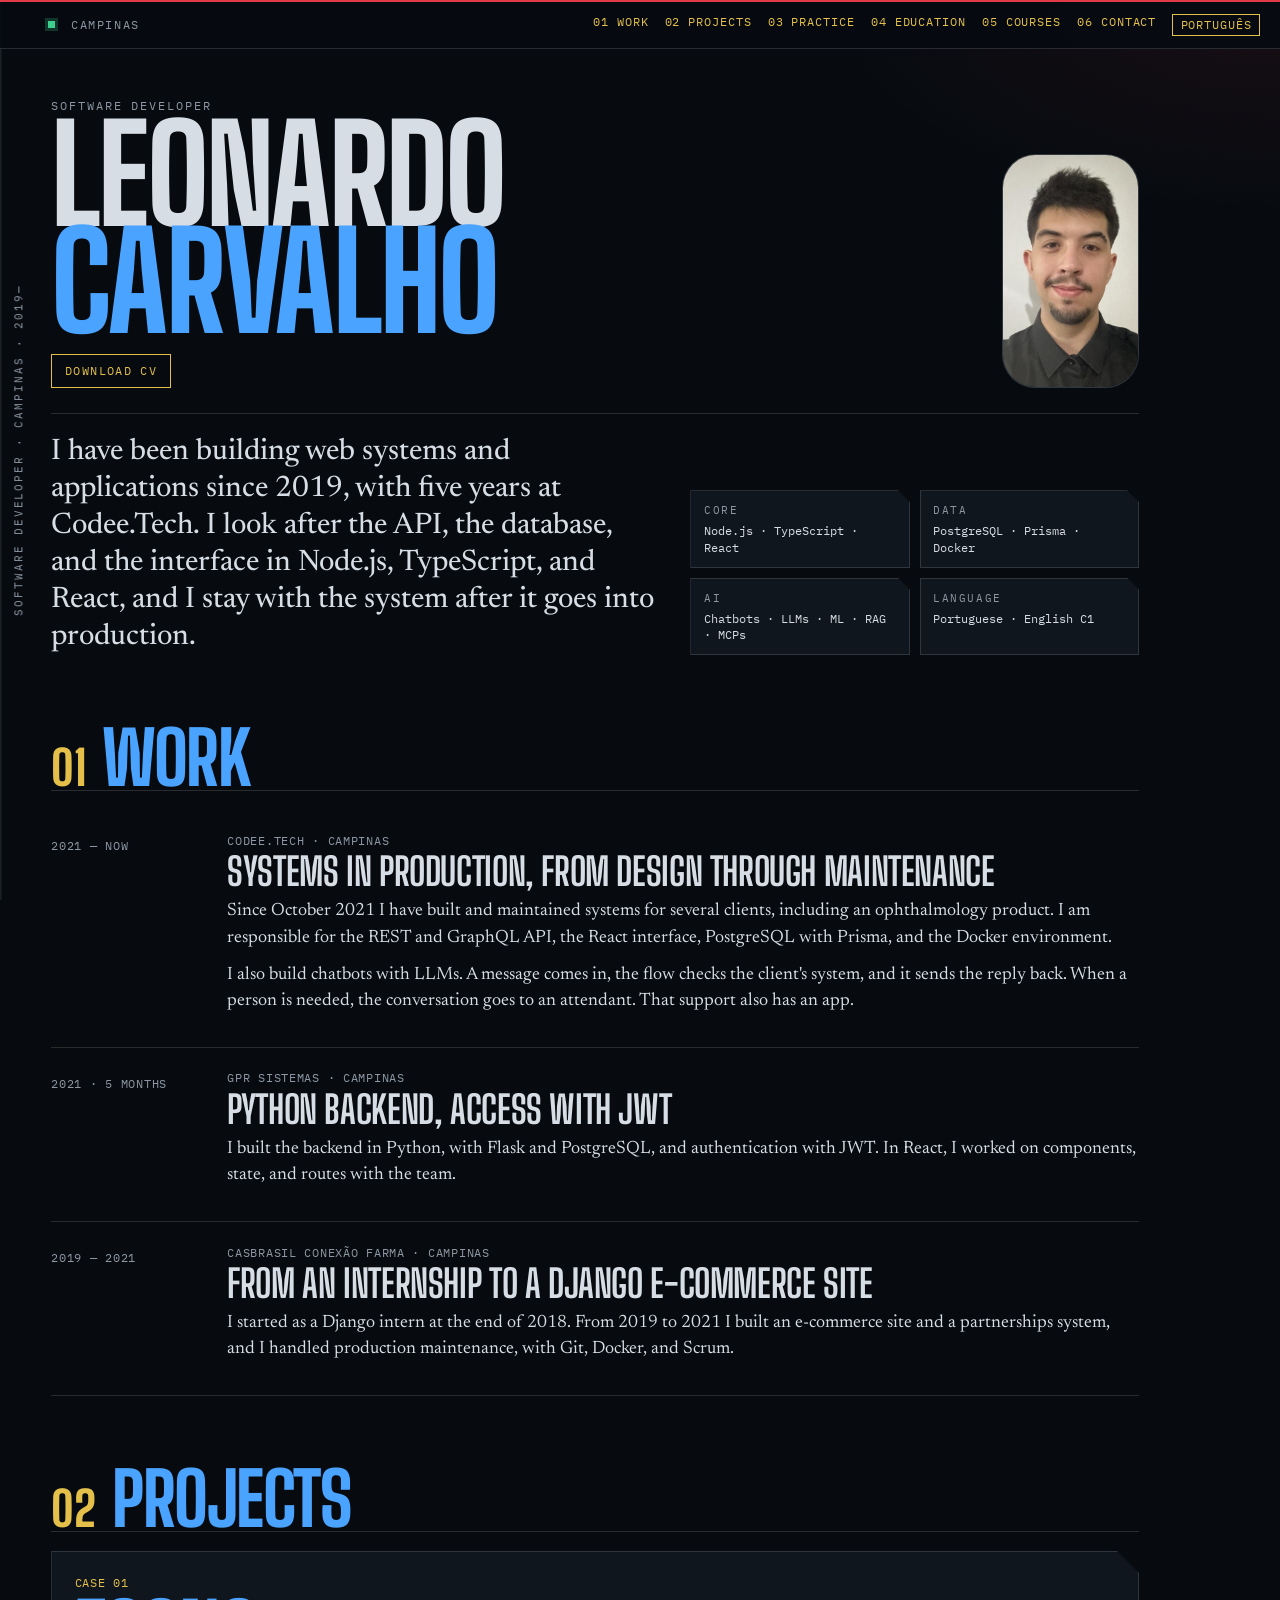
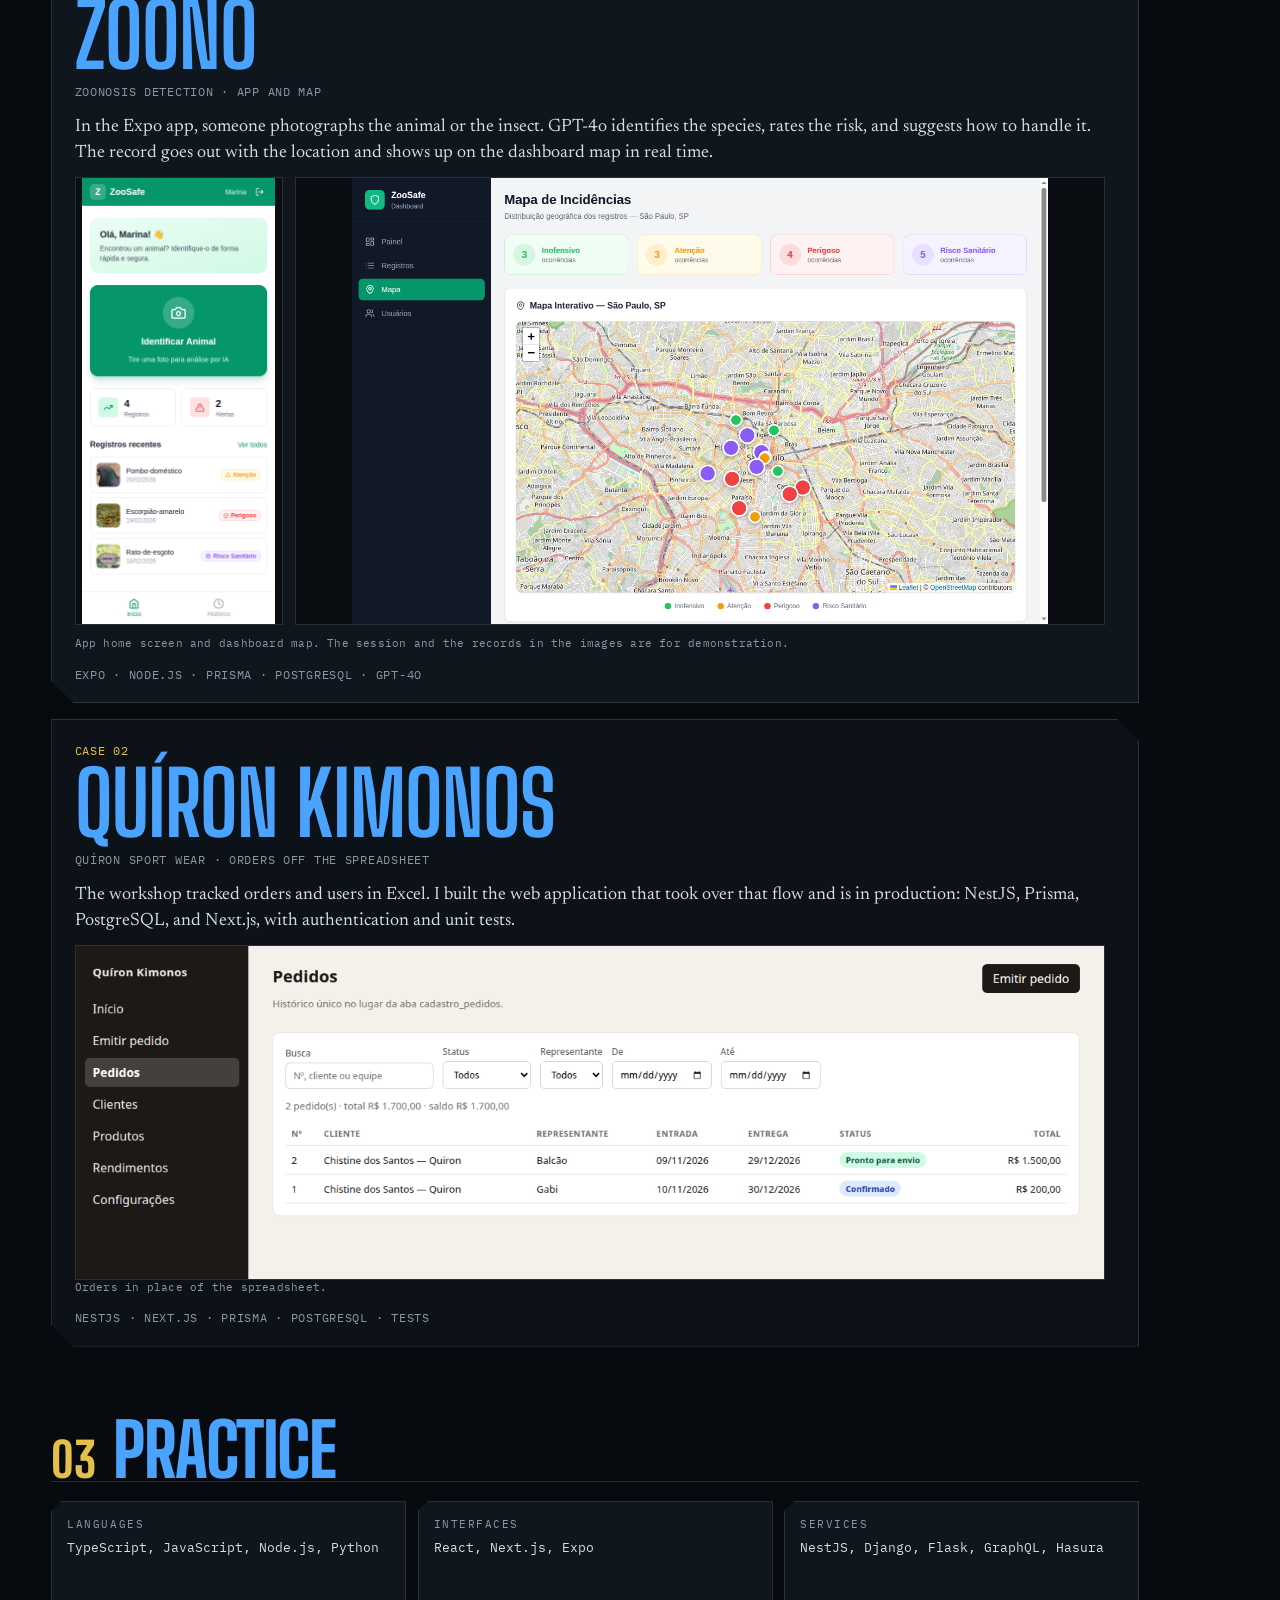
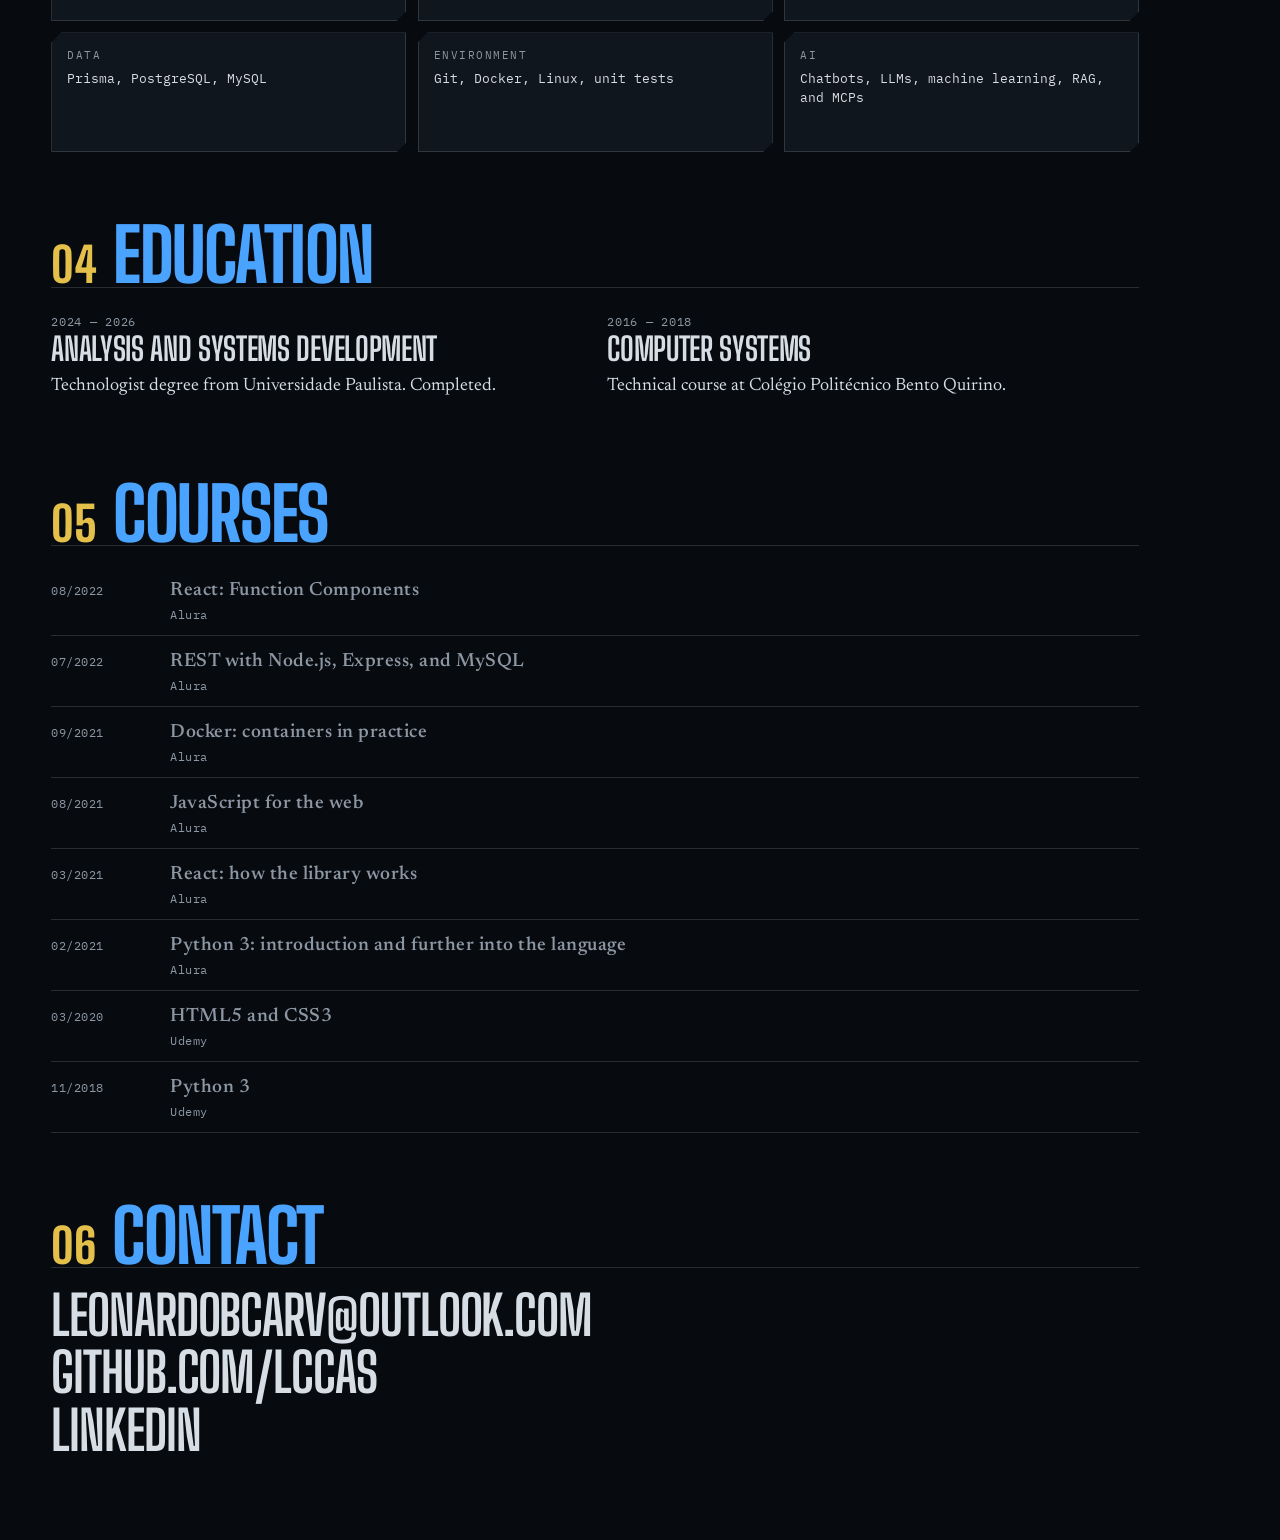
<file: index.html>
<!DOCTYPE html>
<html lang="en">
<head>
  <meta charset="utf-8" />
  <meta name="viewport" content="width=device-width, initial-scale=1" />
  <title>Leonardo Carvalho — Software Developer</title>
  <meta name="description" content="Leonardo Carvalho, software developer in Campinas. Node.js, TypeScript, React, Python, chatbots, and LLMs." />
  <link rel="preconnect" href="https://fonts.googleapis.com" />
  <link rel="preconnect" href="https://fonts.gstatic.com" crossorigin />
  <link href="https://fonts.googleapis.com/css2?family=Big+Shoulders+Display:wght@600;800&family=IBM+Plex+Mono:wght@400;500&family=Newsreader:ital,opsz,wght@0,6..72,450;0,6..72,560;1,6..72,450&display=swap" rel="stylesheet" />
  <link rel="stylesheet" href="styles.css" />
  <link rel="alternate" hreflang="pt-BR" href="pt/index.html" />
  <link rel="icon" href="data:image/svg+xml,%3Csvg xmlns='http://www.w3.org/2000/svg' viewBox='0 0 32 32'%3E%3Crect width='32' height='32' fill='%23110f0a'/%3E%3Cpath d='M4 4h8M4 4v8M28 28h-8M28 28v-8' stroke='%23f5e642' stroke-width='2'/%3E%3C/svg%3E" />
</head>
<body>
  <header class="hud">
    <p class="hud-id"><span class="live"></span> Campinas</p>
    <nav aria-label="Sections">
      <a href="#work">01 Work</a>
      <a href="#projects">02 Projects</a>
      <a href="#practice">03 Practice</a>
      <a href="#education">04 Education</a>
      <a href="#courses">05 Courses</a>
      <a href="#contact">06 Contact</a>
      <a class="lang" href="pt/index.html" hreflang="pt-BR" lang="pt-BR">Português</a>
    </nav>
  </header>

  <p class="spine" aria-hidden="true">Software developer · Campinas · 2019—</p>

  <main id="top">
    <section class="cover">
      <div class="cover-head">
        <div>
          <p class="kicker">Software developer</p>
          <h1>
            <span>Leonardo</span>
            <span class="hit">Carvalho</span>
          </h1>
          <a class="cv" href="images/CV-Leonardo-Carvalho-Geral-EN.pdf" download="CV-Leonardo-Carvalho-EN.pdf">Download CV</a>
        </div>
        <img class="portrait" src="images/leonardo.jpg" alt="Portrait of Leonardo Carvalho.">
      </div>
      <div class="cover-grid">
        <p class="lede">I have been building web systems and applications since 2019, with five years at Codee.Tech. I look after the API, the database, and the interface in Node.js, TypeScript, and React, and I stay with the system after it goes into production.</p>
        <dl class="meters">
          <div><dt>Core</dt><dd>Node.js · TypeScript · React</dd></div>
          <div><dt>Data</dt><dd>PostgreSQL · Prisma · Docker</dd></div>
          <div><dt>AI</dt><dd>Chatbots · LLMs · ML · RAG · MCPs</dd></div>
          <div><dt>Language</dt><dd>Portuguese · English C1</dd></div>
        </dl>
      </div>
    </section>

    <section id="work" class="chapter">
      <header class="chapter-head">
        <p>01</p>
        <h2>Work</h2>
      </header>

      <article class="plate">
        <p class="stamp">2021 — now</p>
        <div>
          <p class="org">Codee.Tech · Campinas</p>
          <h3>Systems in production, from design through maintenance</h3>
          <p>Since October 2021 I have built and maintained systems for several clients, including an ophthalmology product. I am responsible for the REST and GraphQL API, the React interface, PostgreSQL with Prisma, and the Docker environment.</p>
          <p>I also build chatbots with LLMs. A message comes in, the flow checks the client's system, and it sends the reply back. When a person is needed, the conversation goes to an attendant. That support also has an app.</p>
        </div>
      </article>

      <article class="plate">
        <p class="stamp">2021 · 5 months</p>
        <div>
          <p class="org">GPR Sistemas · Campinas</p>
          <h3>Python backend, access with JWT</h3>
          <p>I built the backend in Python, with Flask and PostgreSQL, and authentication with JWT. In React, I worked on components, state, and routes with the team.</p>
        </div>
      </article>

      <article class="plate">
        <p class="stamp">2019 — 2021</p>
        <div>
          <p class="org">Casbrasil Conexão Farma · Campinas</p>
          <h3>From an internship to a Django e-commerce site</h3>
          <p>I started as a Django intern at the end of 2018. From 2019 to 2021 I built an e-commerce site and a partnerships system, and I handled production maintenance, with Git, Docker, and Scrum.</p>
        </div>
      </article>
    </section>

    <section id="projects" class="chapter">
      <header class="chapter-head">
        <p>02</p>
        <h2>Projects</h2>
      </header>

      <article class="feature">
        <p class="case">Case 01</p>
        <h3>ZooNo</h3>
        <p class="tag">Zoonosis detection · app and map</p>
        <p>In the Expo app, someone photographs the animal or the insect. GPT-4o identifies the species, rates the risk, and suggests how to handle it. The record goes out with the location and shows up on the dashboard map in real time.</p>
        <figure class="shots">
          <img src="images/zoono-home.png" alt="ZooNo home screen just after login, with the shortcut to identify an animal and the recent records.">
          <img src="images/zoono-mapa.png" alt="ZooNo dashboard incident map, with records classified by risk level.">
          <figcaption>App home screen and dashboard map. The session and the records in the images are for demonstration.</figcaption>
        </figure>
        <p class="spec-line">Expo · Node.js · Prisma · PostgreSQL · GPT-4o</p>
      </article>

      <article class="feature alt">
        <p class="case">Case 02</p>
        <h3>Quíron Kimonos</h3>
        <p class="tag">Quíron Sport Wear · orders off the spreadsheet</p>
        <p>The workshop tracked orders and users in Excel. I built the web application that took over that flow and is in production: NestJS, Prisma, PostgreSQL, and Next.js, with authentication and unit tests.</p>
        <figure class="shot-wide">
          <img src="images/quiron-pedidos.png" alt="Quíron Kimonos order list, with search, status, client, and total.">
          <figcaption>Orders in place of the spreadsheet.</figcaption>
        </figure>
        <p class="spec-line">NestJS · Next.js · Prisma · PostgreSQL · tests</p>
      </article>

    </section>

    <section id="practice" class="chapter">
      <header class="chapter-head">
        <p>03</p>
        <h2>Practice</h2>
      </header>
      <ul class="grid">
        <li><span>Languages</span>TypeScript, JavaScript, Node.js, Python</li>
        <li><span>Interfaces</span>React, Next.js, Expo</li>
        <li><span>Services</span>NestJS, Django, Flask, GraphQL, Hasura</li>
        <li><span>Data</span>Prisma, PostgreSQL, MySQL</li>
        <li><span>Environment</span>Git, Docker, Linux, unit tests</li>
        <li><span>AI</span>Chatbots, LLMs, machine learning, RAG, and MCPs</li>
      </ul>
    </section>

    <section id="education" class="chapter slim">
      <header class="chapter-head">
        <p>04</p>
        <h2>Education</h2>
      </header>
      <div class="two">
        <article>
          <p class="stamp">2024 — 2026</p>
          <h3>Analysis and Systems Development</h3>
          <p>Technologist degree from Universidade Paulista. Completed.</p>
        </article>
        <article>
          <p class="stamp">2016 — 2018</p>
          <h3>Computer Systems</h3>
          <p>Technical course at Colégio Politécnico Bento Quirino.</p>
        </article>
      </div>
    </section>

    <section id="courses" class="chapter">
      <header class="chapter-head">
        <p>05</p>
        <h2>Courses</h2>
      </header>
      <ul class="courses">
        <li><span>08/2022</span><div><strong>React: Function Components</strong>Alura</div></li>
        <li><span>07/2022</span><div><strong>REST with Node.js, Express, and MySQL</strong>Alura</div></li>
        <li><span>09/2021</span><div><strong>Docker: containers in practice</strong>Alura</div></li>
        <li><span>08/2021</span><div><strong>JavaScript for the web</strong>Alura</div></li>
        <li><span>03/2021</span><div><strong>React: how the library works</strong>Alura</div></li>
        <li><span>02/2021</span><div><strong>Python 3: introduction and further into the language</strong>Alura</div></li>
        <li><span>03/2020</span><div><strong>HTML5 and CSS3</strong>Udemy</div></li>
        <li><span>11/2018</span><div><strong>Python 3</strong>Udemy</div></li>
      </ul>
    </section>

    <section id="contact" class="chapter contact">
      <header class="chapter-head">
        <p>06</p>
        <h2>Contact</h2>
      </header>
      <ul>
        <li><a href="mailto:leonardobcarv@outlook.com">leonardobcarv@outlook.com</a></li>
        <li><a href="https://github.com/lccas" rel="noopener noreferrer">github.com/lccas</a></li>
        <li><a href="https://linkedin.com/in/leonardocarvalho133" rel="noopener noreferrer">LinkedIn</a></li>
      </ul>
    </section>
  </main>
</body>
</html>
</file>
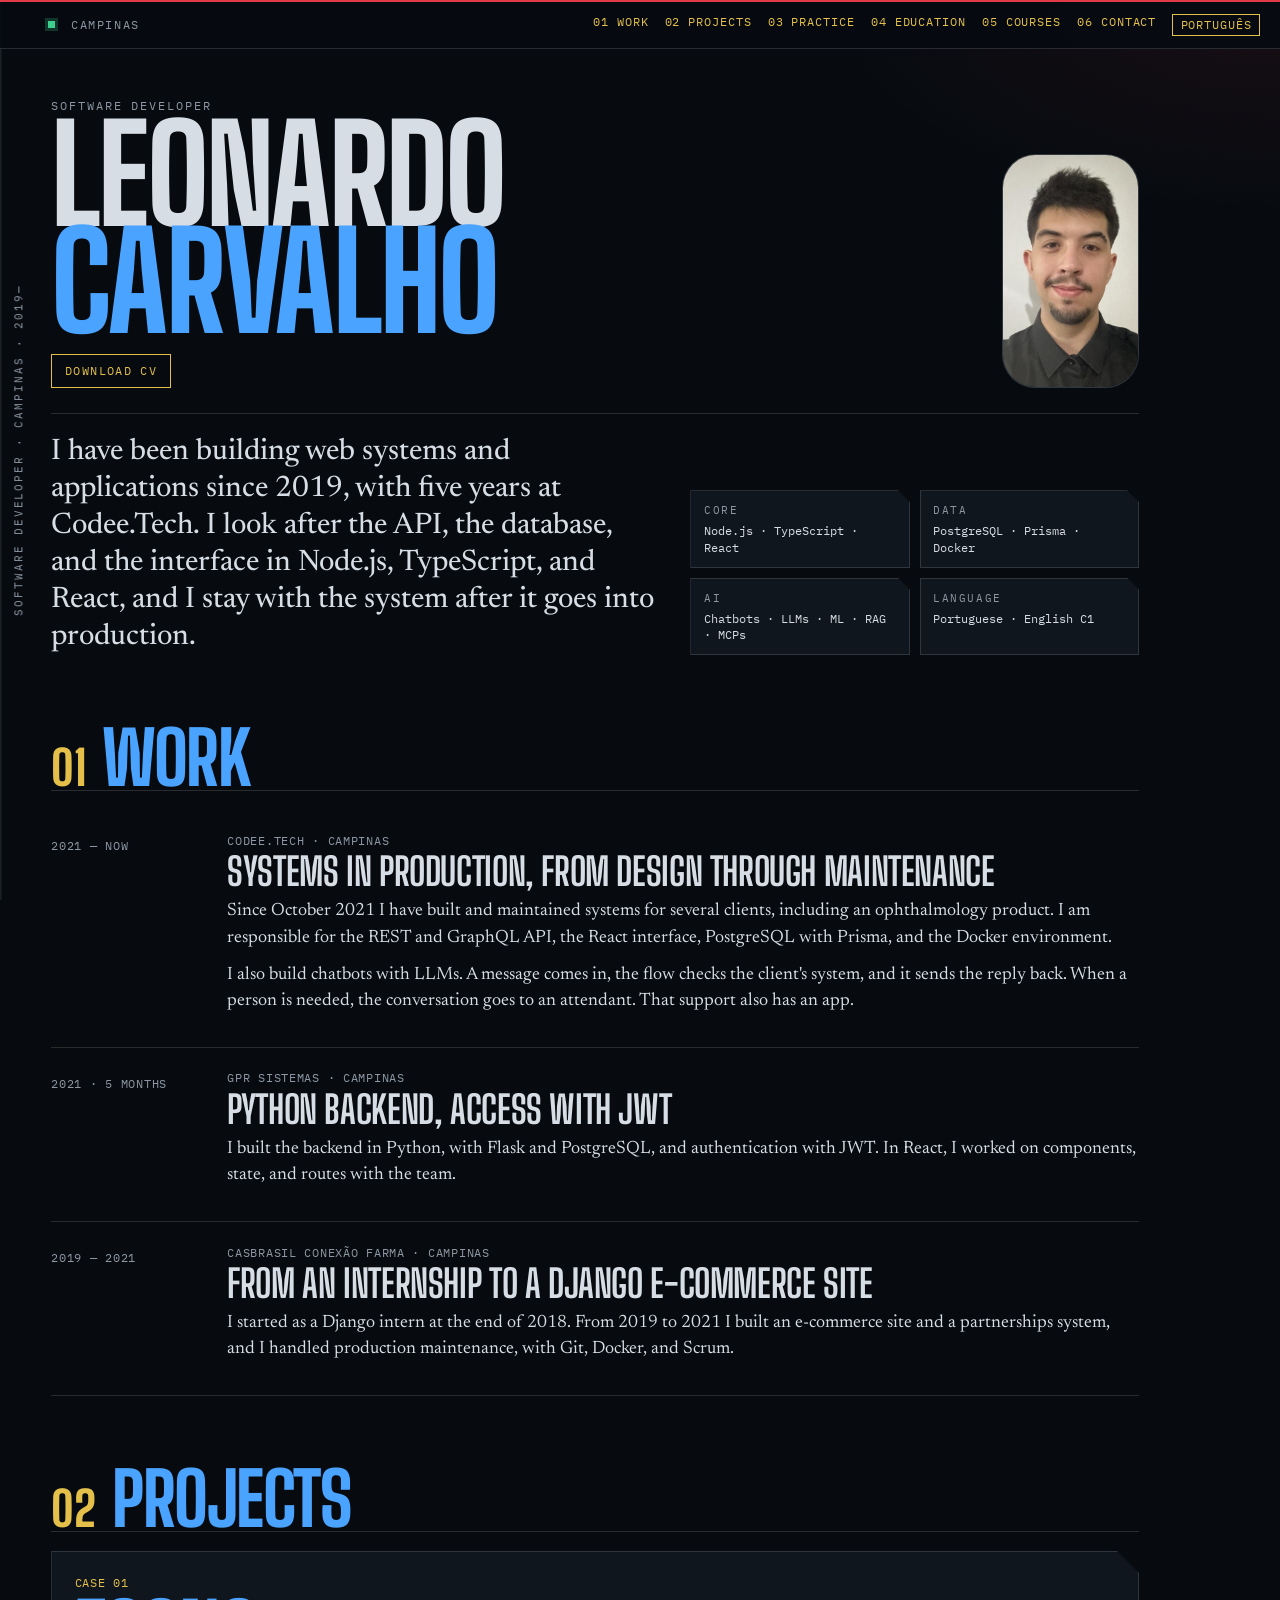
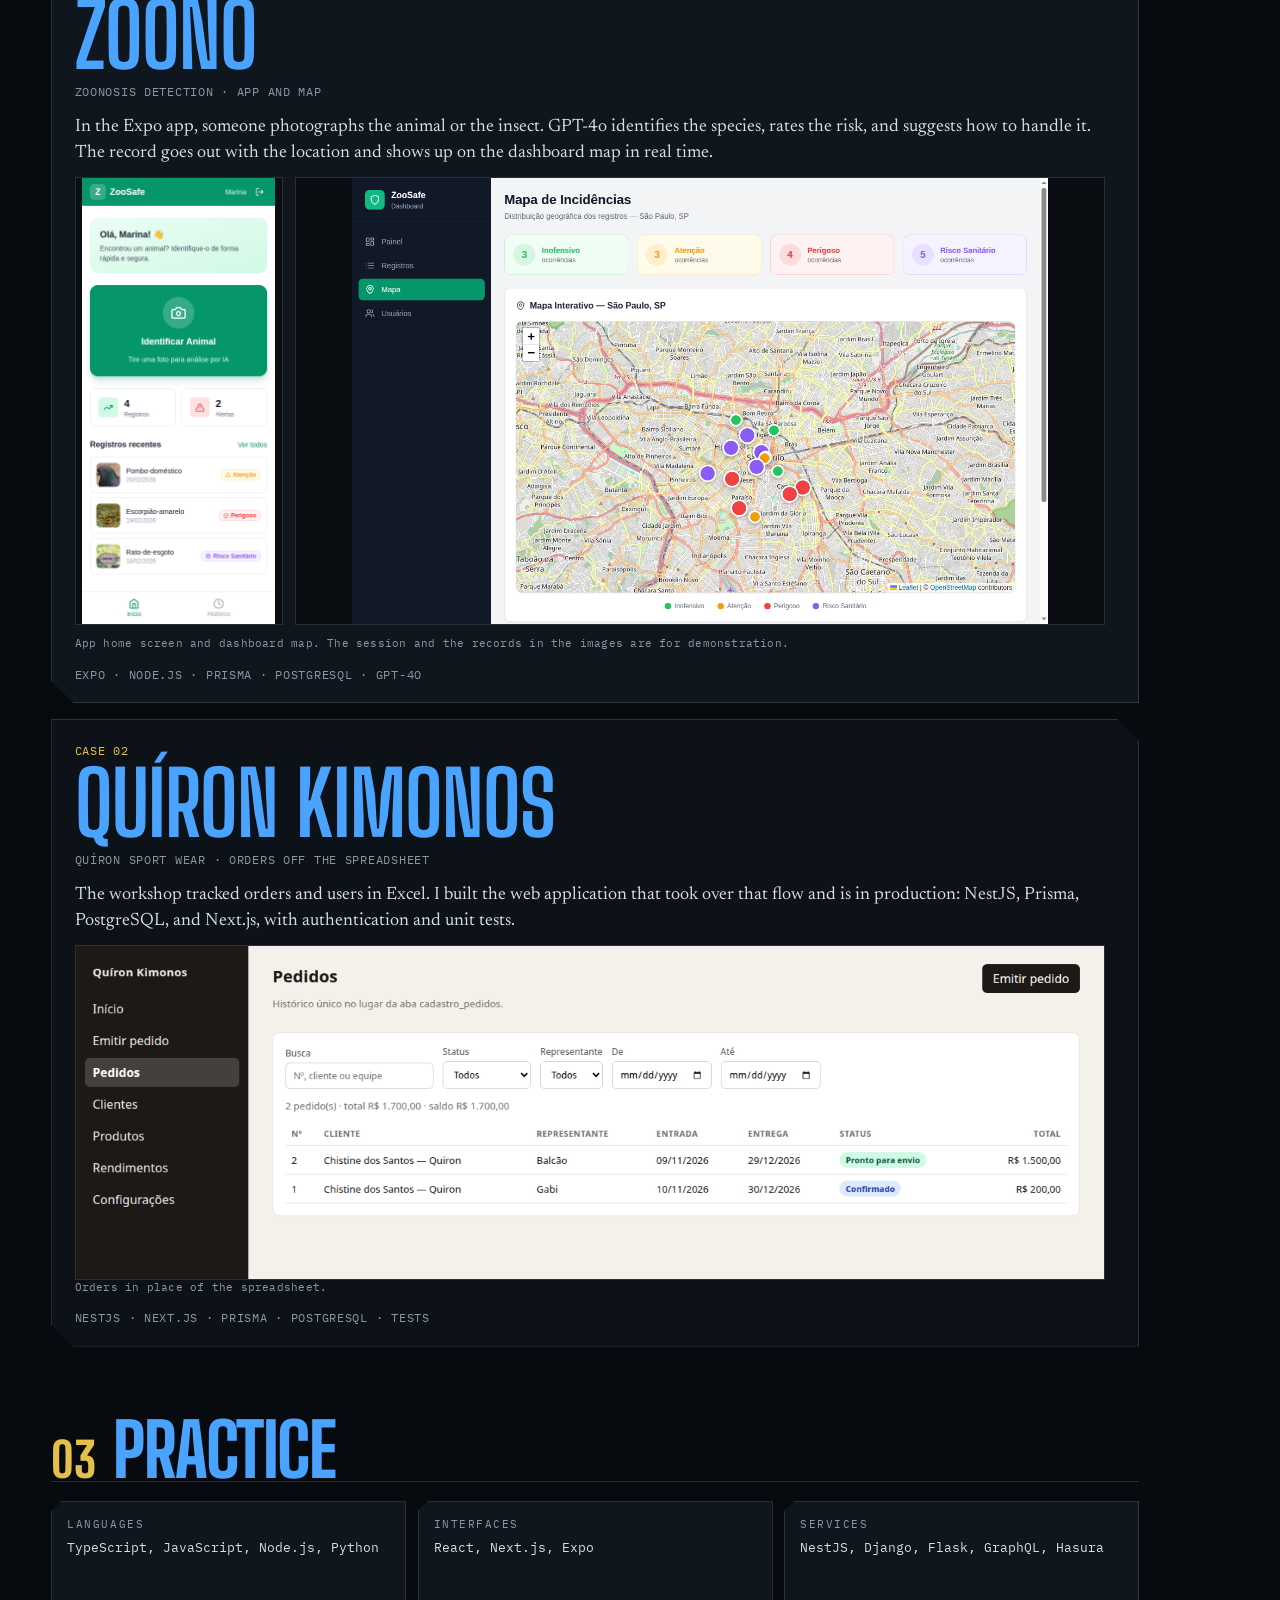
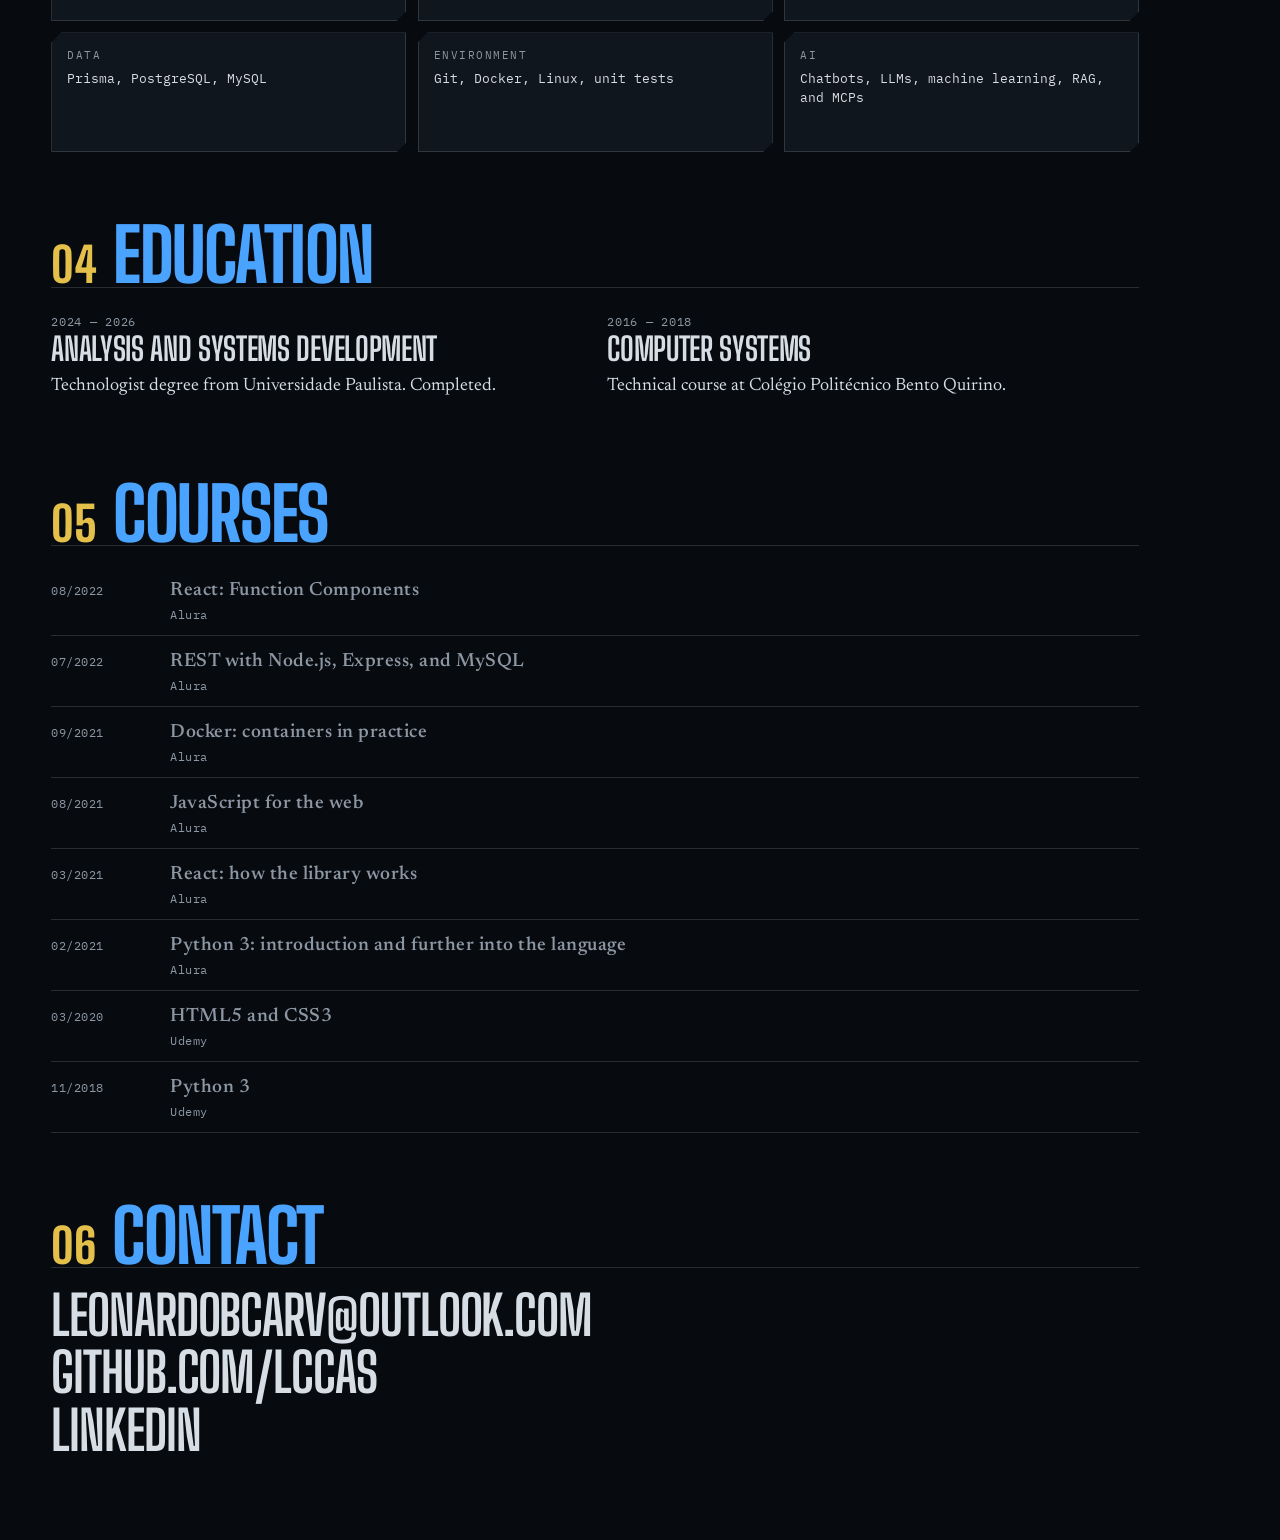
<file: en/index.html>
<!DOCTYPE html>
<html lang="en">
<head>
  <meta charset="utf-8" />
  <meta http-equiv="refresh" content="0; url=../" />
  <link rel="canonical" href="../" />
  <title>Leonardo Carvalho — Software Developer</title>
  <script>location.replace("../");</script>
</head>
<body>
  <p><a href="../">Leonardo Carvalho — Software Developer</a></p>
</body>
</html>
</file>
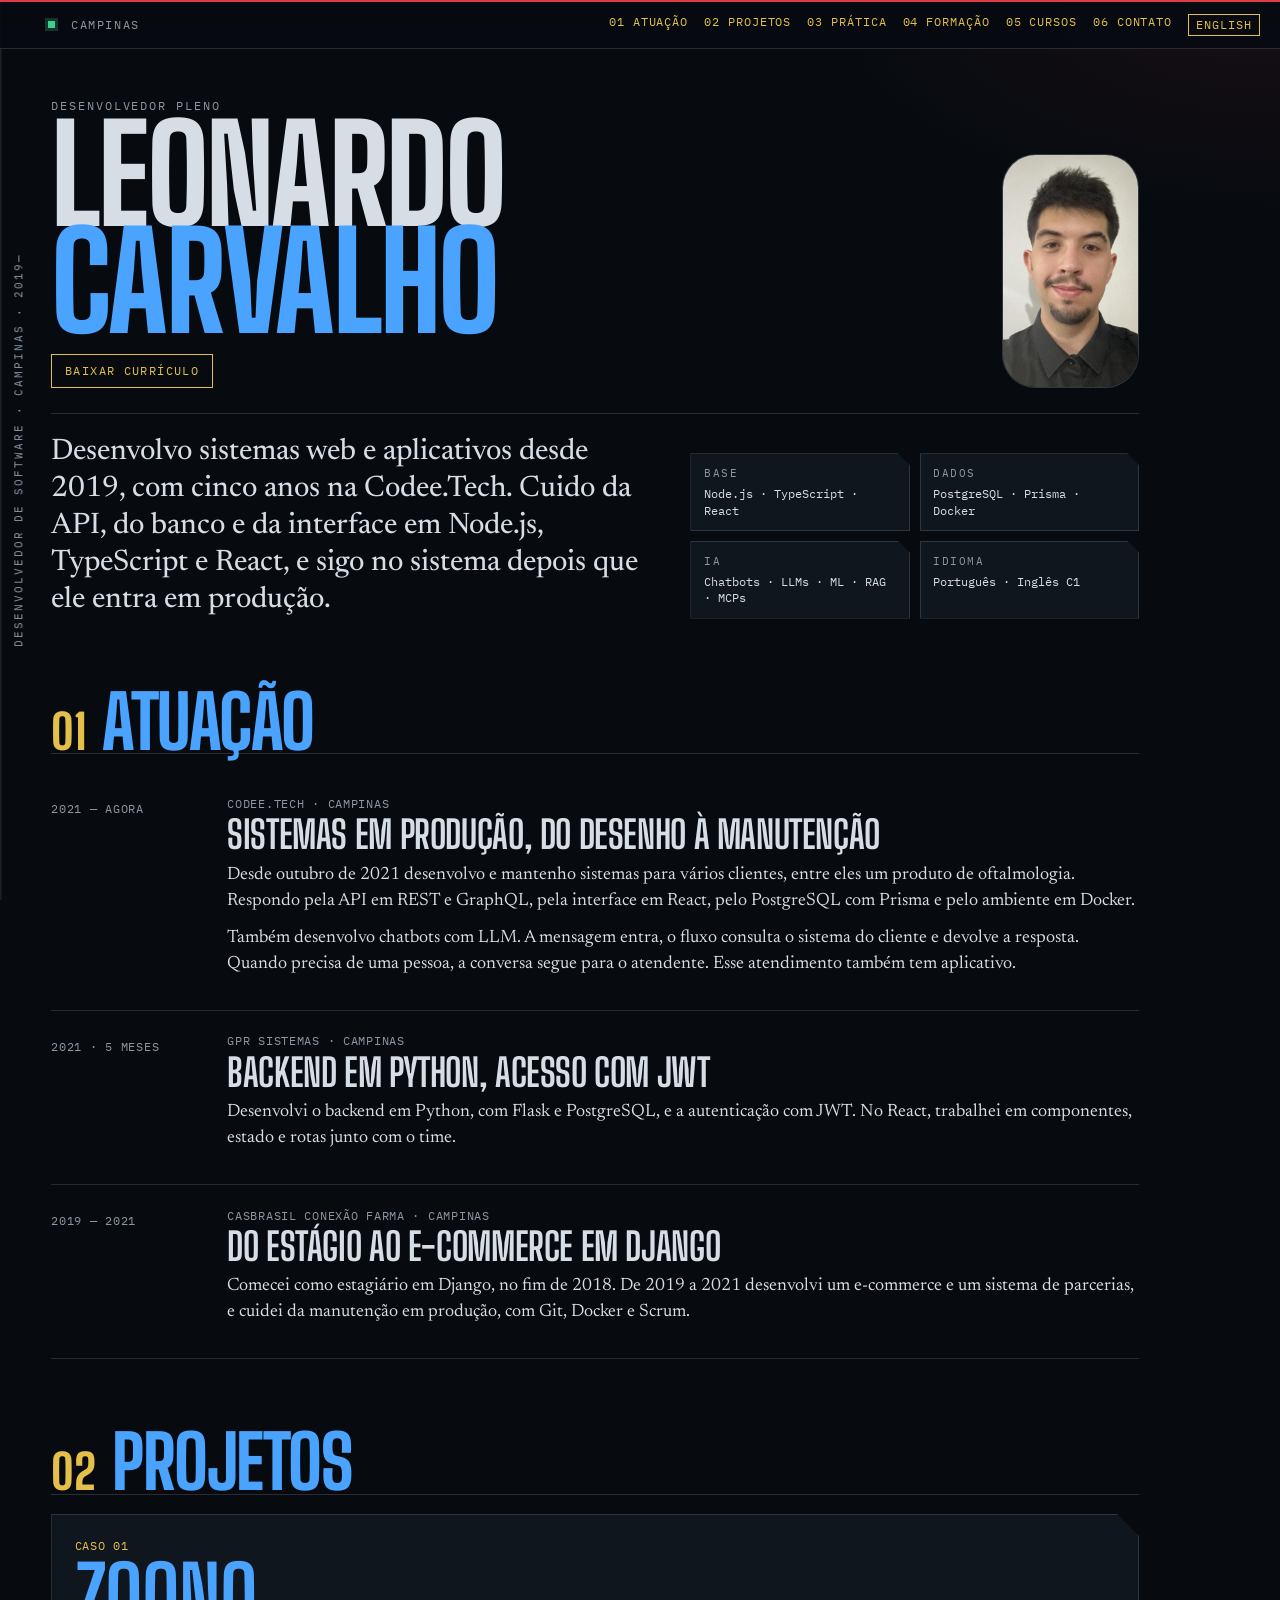
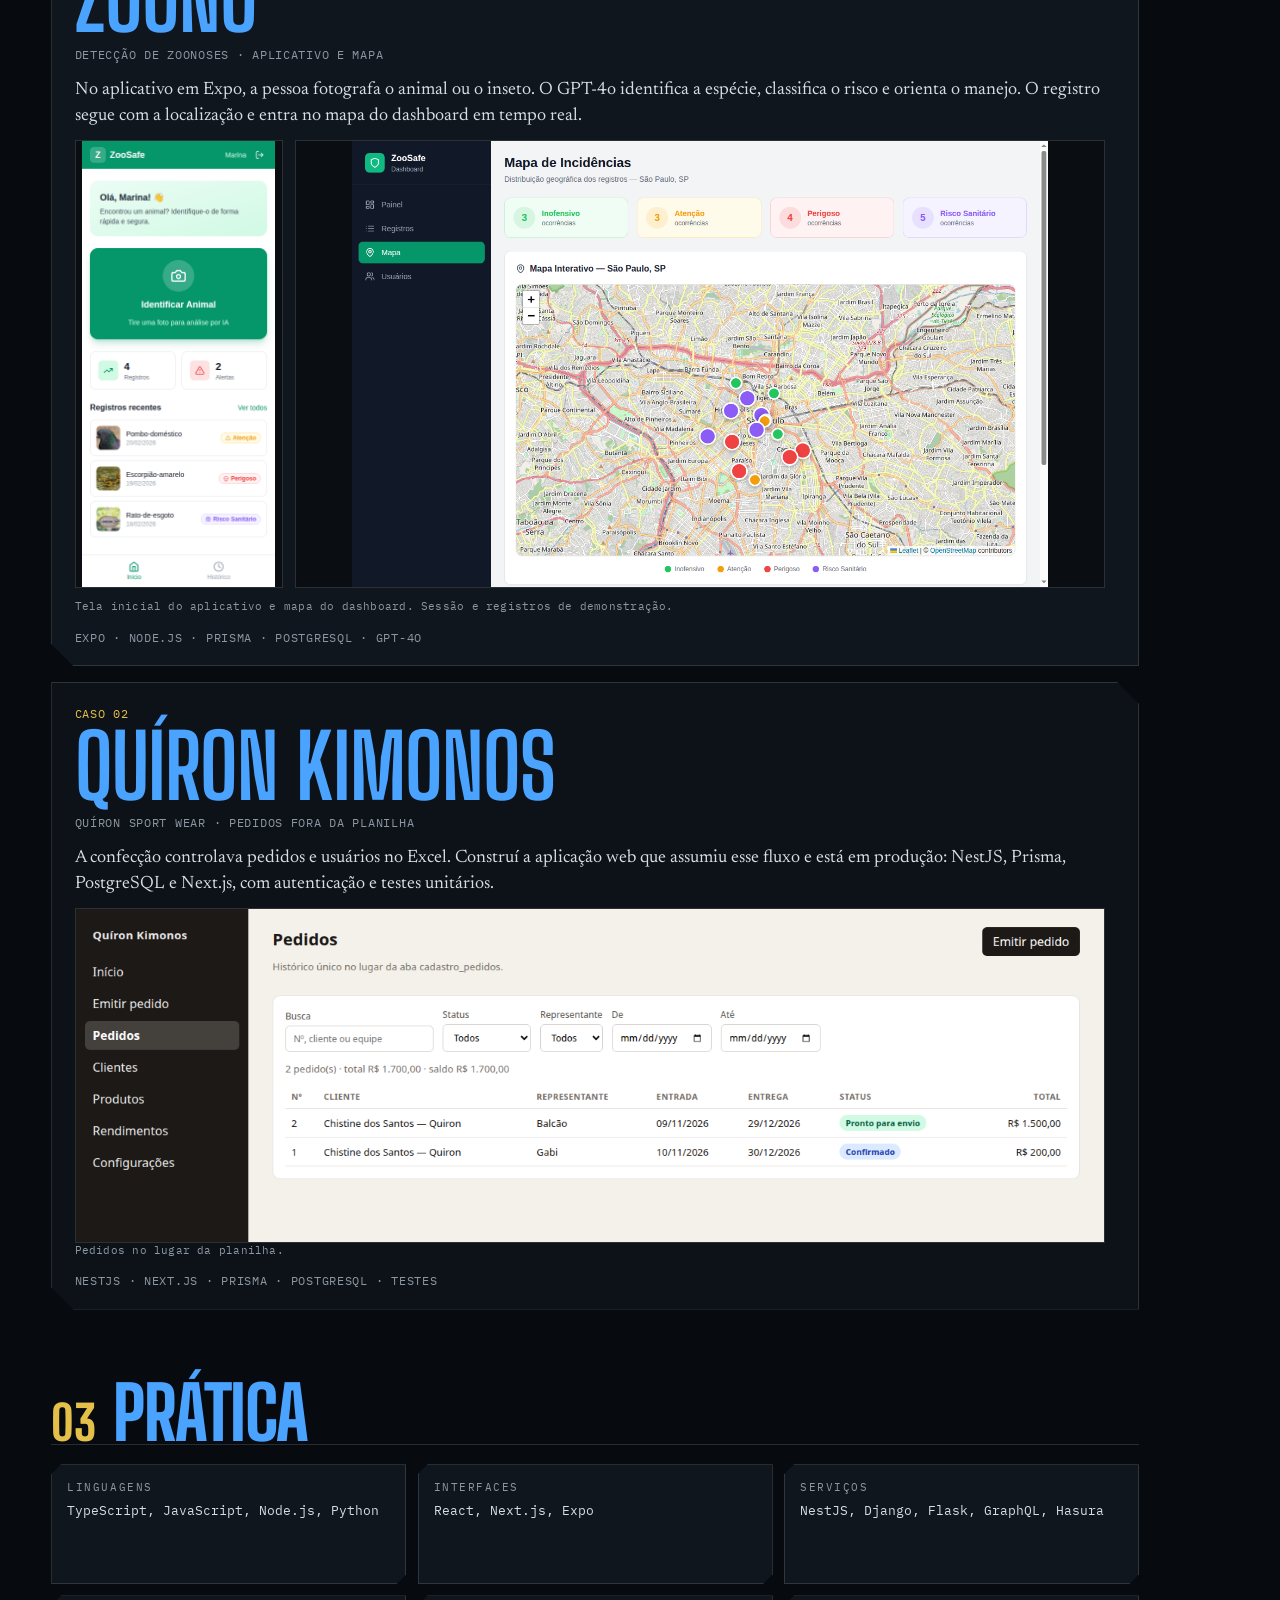
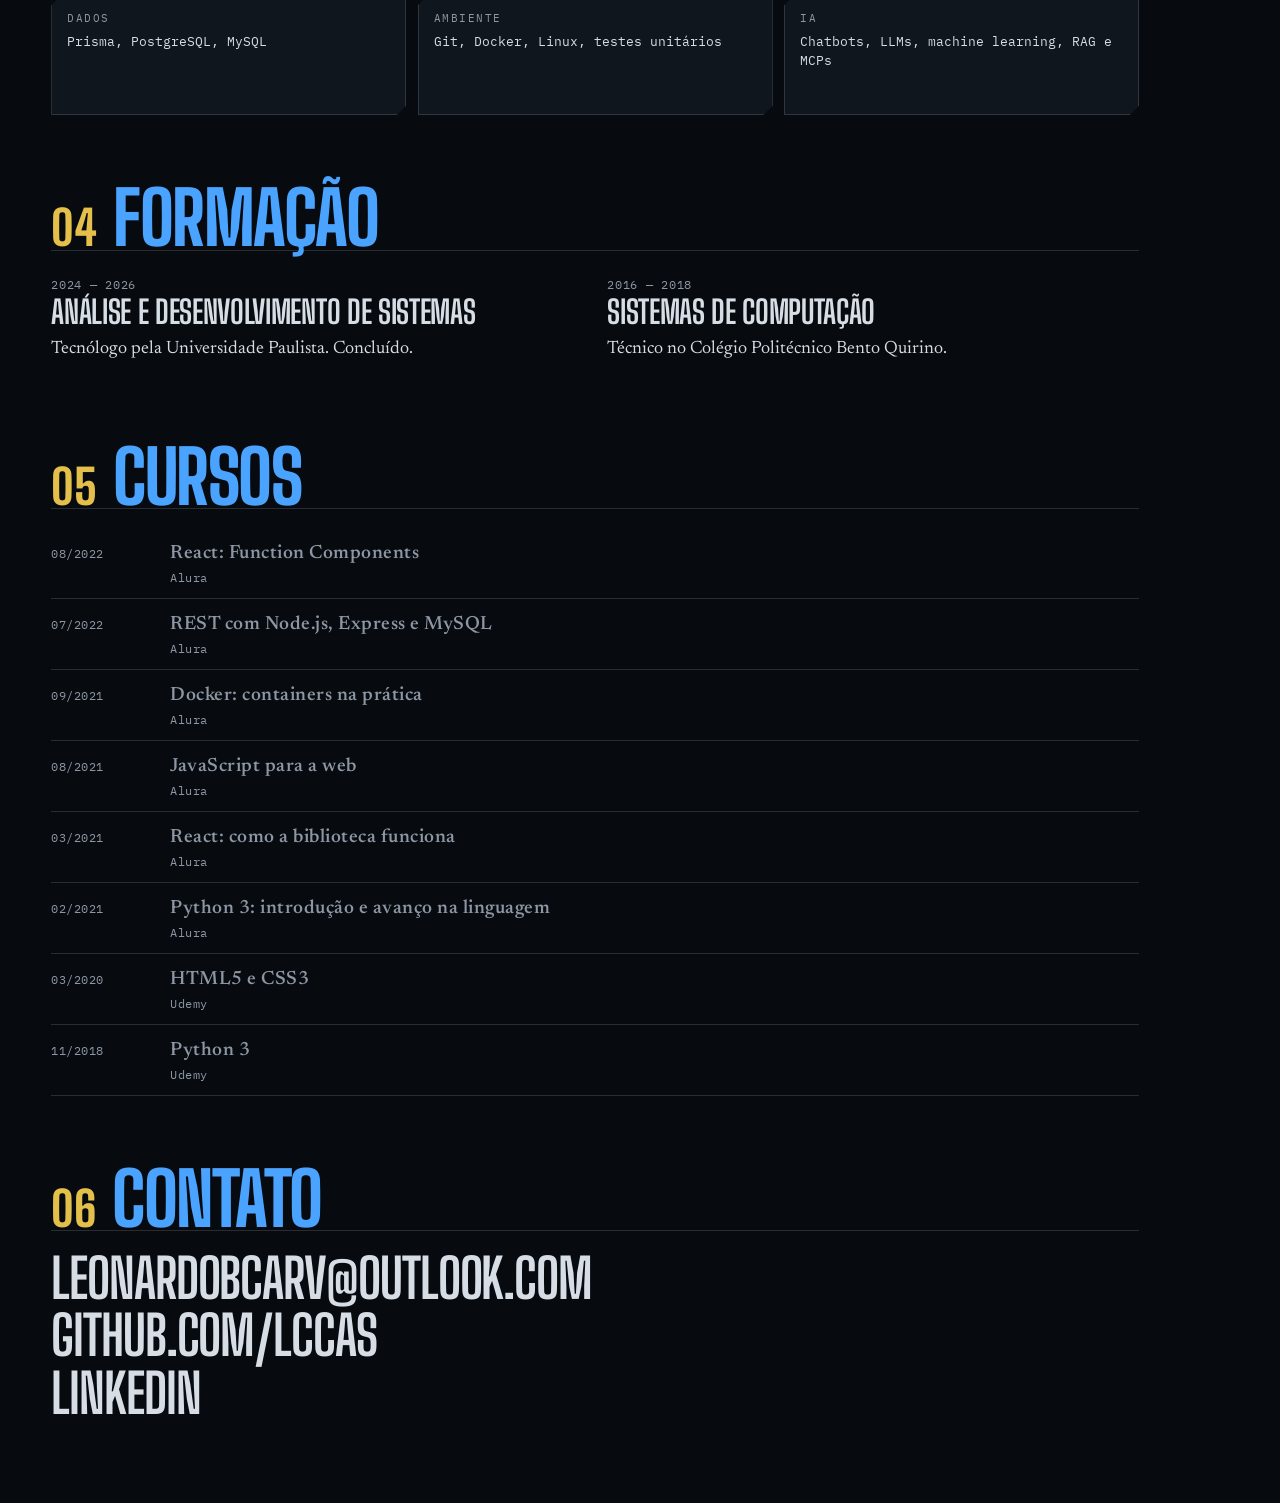
<file: pt/index.html>
<!DOCTYPE html>
<html lang="pt-BR">
<head>
  <meta charset="utf-8" />
  <meta name="viewport" content="width=device-width, initial-scale=1" />
  <title>Leonardo Carvalho — Desenvolvedor de Software</title>
  <meta name="description" content="Leonardo Carvalho, desenvolvedor de software pleno em Campinas. Node.js, TypeScript, React, Python, chatbots e LLMs." />
  <link rel="preconnect" href="https://fonts.googleapis.com" />
  <link rel="preconnect" href="https://fonts.gstatic.com" crossorigin />
  <link href="https://fonts.googleapis.com/css2?family=Big+Shoulders+Display:wght@600;800&family=IBM+Plex+Mono:wght@400;500&family=Newsreader:ital,opsz,wght@0,6..72,450;0,6..72,560;1,6..72,450&display=swap" rel="stylesheet" />
  <link rel="stylesheet" href="../styles.css" />
  <link rel="alternate" hreflang="en" href="../index.html" />
  <link rel="icon" href="data:image/svg+xml,%3Csvg xmlns='http://www.w3.org/2000/svg' viewBox='0 0 32 32'%3E%3Crect width='32' height='32' fill='%23110f0a'/%3E%3Cpath d='M4 4h8M4 4v8M28 28h-8M28 28v-8' stroke='%23f5e642' stroke-width='2'/%3E%3C/svg%3E" />
</head>
<body>
  <header class="hud">
    <p class="hud-id"><span class="live"></span> Campinas</p>
    <nav aria-label="Seções">
      <a href="#atuacao">01 Atuação</a>
      <a href="#projetos">02 Projetos</a>
      <a href="#pratica">03 Prática</a>
      <a href="#formacao">04 Formação</a>
      <a href="#cursos">05 Cursos</a>
      <a href="#contato">06 Contato</a>
      <a class="lang" href="../index.html" hreflang="en" lang="en">English</a>
    </nav>
  </header>

  <p class="spine" aria-hidden="true">Desenvolvedor de software · Campinas · 2019—</p>

  <main id="topo">
    <section class="cover">
      <div class="cover-head">
        <div>
          <p class="kicker">Desenvolvedor pleno</p>
          <h1>
            <span>Leonardo</span>
            <span class="hit">Carvalho</span>
          </h1>
          <a class="cv" href="../images/CV-Leonardo-Carvalho-Geral.pdf" download="CV-Leonardo-Carvalho.pdf">Baixar currículo</a>
        </div>
        <img class="portrait" src="../images/leonardo.jpg" alt="Retrato de Leonardo Carvalho.">
      </div>
      <div class="cover-grid">
        <p class="lede">Desenvolvo sistemas web e aplicativos desde 2019, com cinco anos na Codee.Tech. Cuido da API, do banco e da interface em Node.js, TypeScript e React, e sigo no sistema depois que ele entra em produção.</p>
        <dl class="meters">
          <div><dt>Base</dt><dd>Node.js · TypeScript · React</dd></div>
          <div><dt>Dados</dt><dd>PostgreSQL · Prisma · Docker</dd></div>
          <div><dt>IA</dt><dd>Chatbots · LLMs · ML · RAG · MCPs</dd></div>
          <div><dt>Idioma</dt><dd>Português · Inglês C1</dd></div>
        </dl>
      </div>
    </section>

    <section id="atuacao" class="chapter">
      <header class="chapter-head">
        <p>01</p>
        <h2>Atuação</h2>
      </header>

      <article class="plate">
        <p class="stamp">2021 — agora</p>
        <div>
          <p class="org">Codee.Tech · Campinas</p>
          <h3>Sistemas em produção, do desenho à manutenção</h3>
          <p>Desde outubro de 2021 desenvolvo e mantenho sistemas para vários clientes, entre eles um produto de oftalmologia. Respondo pela API em REST e GraphQL, pela interface em React, pelo PostgreSQL com Prisma e pelo ambiente em Docker.</p>
          <p>Também desenvolvo chatbots com LLM. A mensagem entra, o fluxo consulta o sistema do cliente e devolve a resposta. Quando precisa de uma pessoa, a conversa segue para o atendente. Esse atendimento também tem aplicativo.</p>
        </div>
      </article>

      <article class="plate">
        <p class="stamp">2021 · 5 meses</p>
        <div>
          <p class="org">GPR Sistemas · Campinas</p>
          <h3>Backend em Python, acesso com JWT</h3>
          <p>Desenvolvi o backend em Python, com Flask e PostgreSQL, e a autenticação com JWT. No React, trabalhei em componentes, estado e rotas junto com o time.</p>
        </div>
      </article>

      <article class="plate">
        <p class="stamp">2019 — 2021</p>
        <div>
          <p class="org">Casbrasil Conexão Farma · Campinas</p>
          <h3>Do estágio ao e-commerce em Django</h3>
          <p>Comecei como estagiário em Django, no fim de 2018. De 2019 a 2021 desenvolvi um e-commerce e um sistema de parcerias, e cuidei da manutenção em produção, com Git, Docker e Scrum.</p>
        </div>
      </article>
    </section>

    <section id="projetos" class="chapter">
      <header class="chapter-head">
        <p>02</p>
        <h2>Projetos</h2>
      </header>

      <article class="feature">
        <p class="case">Caso 01</p>
        <h3>ZooNo</h3>
        <p class="tag">Detecção de zoonoses · aplicativo e mapa</p>
        <p>No aplicativo em Expo, a pessoa fotografa o animal ou o inseto. O GPT-4o identifica a espécie, classifica o risco e orienta o manejo. O registro segue com a localização e entra no mapa do dashboard em tempo real.</p>
        <figure class="shots">
          <img src="../images/zoono-home.png" alt="Tela inicial do aplicativo ZooNo, logo depois do login, com o atalho para identificar o animal e os registros recentes.">
          <img src="../images/zoono-mapa.png" alt="Mapa de incidências do dashboard ZooNo, com registros classificados por nível de risco.">
          <figcaption>Tela inicial do aplicativo e mapa do dashboard. Sessão e registros de demonstração.</figcaption>
        </figure>
        <p class="spec-line">Expo · Node.js · Prisma · PostgreSQL · GPT-4o</p>
      </article>

      <article class="feature alt">
        <p class="case">Caso 02</p>
        <h3>Quíron Kimonos</h3>
        <p class="tag">Quíron Sport Wear · pedidos fora da planilha</p>
        <p>A confecção controlava pedidos e usuários no Excel. Construí a aplicação web que assumiu esse fluxo e está em produção: NestJS, Prisma, PostgreSQL e Next.js, com autenticação e testes unitários.</p>
        <figure class="shot-wide">
          <img src="../images/quiron-pedidos.png" alt="Lista de pedidos do Quíron Kimonos, com busca, status, cliente e total.">
          <figcaption>Pedidos no lugar da planilha.</figcaption>
        </figure>
        <p class="spec-line">NestJS · Next.js · Prisma · PostgreSQL · testes</p>
      </article>

    </section>

    <section id="pratica" class="chapter">
      <header class="chapter-head">
        <p>03</p>
        <h2>Prática</h2>
      </header>
      <ul class="grid">
        <li><span>Linguagens</span>TypeScript, JavaScript, Node.js, Python</li>
        <li><span>Interfaces</span>React, Next.js, Expo</li>
        <li><span>Serviços</span>NestJS, Django, Flask, GraphQL, Hasura</li>
        <li><span>Dados</span>Prisma, PostgreSQL, MySQL</li>
        <li><span>Ambiente</span>Git, Docker, Linux, testes unitários</li>
        <li><span>IA</span>Chatbots, LLMs, machine learning, RAG e MCPs</li>
      </ul>
    </section>

    <section id="formacao" class="chapter slim">
      <header class="chapter-head">
        <p>04</p>
        <h2>Formação</h2>
      </header>
      <div class="two">
        <article>
          <p class="stamp">2024 — 2026</p>
          <h3>Análise e Desenvolvimento de Sistemas</h3>
          <p>Tecnólogo pela Universidade Paulista. Concluído.</p>
        </article>
        <article>
          <p class="stamp">2016 — 2018</p>
          <h3>Sistemas de Computação</h3>
          <p>Técnico no Colégio Politécnico Bento Quirino.</p>
        </article>
      </div>
    </section>

    <section id="cursos" class="chapter">
      <header class="chapter-head">
        <p>05</p>
        <h2>Cursos</h2>
      </header>
      <ul class="courses">
        <li><span>08/2022</span><div><strong>React: Function Components</strong>Alura</div></li>
        <li><span>07/2022</span><div><strong>REST com Node.js, Express e MySQL</strong>Alura</div></li>
        <li><span>09/2021</span><div><strong>Docker: containers na prática</strong>Alura</div></li>
        <li><span>08/2021</span><div><strong>JavaScript para a web</strong>Alura</div></li>
        <li><span>03/2021</span><div><strong>React: como a biblioteca funciona</strong>Alura</div></li>
        <li><span>02/2021</span><div><strong>Python 3: introdução e avanço na linguagem</strong>Alura</div></li>
        <li><span>03/2020</span><div><strong>HTML5 e CSS3</strong>Udemy</div></li>
        <li><span>11/2018</span><div><strong>Python 3</strong>Udemy</div></li>
      </ul>
    </section>

    <section id="contato" class="chapter contact">
      <header class="chapter-head">
        <p>06</p>
        <h2>Contato</h2>
      </header>
      <ul>
        <li><a href="mailto:leonardobcarv@outlook.com">leonardobcarv@outlook.com</a></li>
        <li><a href="https://github.com/lccas" rel="noopener noreferrer">github.com/lccas</a></li>
        <li><a href="https://linkedin.com/in/leonardocarvalho133" rel="noopener noreferrer">LinkedIn</a></li>
      </ul>
    </section>
  </main>
</body>
</html>
</file>
<file: styles.css>
:root {
  --bg: #070b10;
  --bg-2: #10161d;
  --ink: #d7dde4;
  --muted: #8d97a3;
  --line: rgba(215, 221, 228, 0.16);
  --blue: #4aa3ff;
  --yellow: #e4c04a;
  --green: #3dcf8e;
  --red: #e23b48;
  --display: "Big Shoulders Display", "Arial Narrow", Impact, sans-serif;
  --serif: "Newsreader", Georgia, serif;
  --mono: "IBM Plex Mono", ui-monospace, monospace;
}

* { box-sizing: border-box; }

html { scroll-behavior: smooth; }

body {
  margin: 0;
  background:
    radial-gradient(900px 420px at 100% 0%, rgba(226, 59, 72, 0.08), transparent 50%),
    var(--bg);
  color: var(--ink);
  font-family: var(--serif);
  font-size: 1.125rem;
  line-height: 1.45;
}

::selection { background: var(--blue); color: #071018; }

a { color: var(--blue); text-decoration-thickness: 1px; text-underline-offset: 0.18em; }
a:hover { color: var(--ink); }
a:focus-visible { outline: 2px solid var(--blue); outline-offset: 3px; }

.hud {
  position: sticky;
  top: 0;
  z-index: 5;
  display: flex;
  justify-content: space-between;
  align-items: center;
  gap: 1rem;
  padding: 0.75rem 1.25rem 0.75rem 3rem;
  background: rgba(7, 11, 16, 0.94);
  border-top: 2px solid var(--red);
  border-bottom: 1px solid var(--line);
}

.hud-id {
  margin: 0;
  font-family: var(--mono);
  font-size: 0.72rem;
  letter-spacing: 0.14em;
  text-transform: uppercase;
  color: var(--muted);
}

.live {
  display: inline-block;
  width: 0.45rem;
  height: 0.45rem;
  margin-right: 0.45rem;
  background: var(--green);
  box-shadow: 0 0 0 3px rgba(61, 207, 142, 0.22);
  vertical-align: 0.05em;
}

nav { display: flex; flex-wrap: wrap; gap: 0.35rem 1rem; }

nav a {
  color: var(--yellow);
  font-family: var(--mono);
  font-size: 0.72rem;
  letter-spacing: 0.08em;
  text-transform: uppercase;
  text-decoration: none;
}

nav a:hover { color: var(--ink); }

nav a.lang {
  padding: 0.2rem 0.45rem;
  border: 1px solid var(--yellow);
  line-height: 1.2;
}

nav a.lang:hover { border-color: var(--ink); }

.spine {
  position: fixed;
  z-index: 3;
  top: 0;
  bottom: 0;
  left: 0;
  width: 2.4rem;
  margin: 0;
  display: flex;
  align-items: center;
  justify-content: center;
  writing-mode: vertical-rl;
  transform: rotate(180deg);
  border-right: 1px solid var(--line);
  background: #070b10;
  color: var(--muted);
  font-family: var(--mono);
  font-size: 0.68rem;
  letter-spacing: 0.18em;
  text-transform: uppercase;
}

main {
  width: min(68rem, calc(100% - 4.6rem));
  margin: 0 1.4rem 0 3.2rem;
  padding: 3rem 0 5rem;
}

.chapter,
.cover { scroll-margin-top: 4.5rem; }

.kicker {
  margin: 0 0 0.4rem;
  color: var(--muted);
  font-family: var(--mono);
  font-size: 0.75rem;
  letter-spacing: 0.16em;
  text-transform: uppercase;
}

h1 {
  margin: 0;
  font-family: var(--display);
  font-weight: 800;
  font-size: clamp(4.6rem, 13vw, 8.4rem);
  line-height: 0.8;
  letter-spacing: -0.02em;
  text-transform: uppercase;
}

h1 span { display: block; }

h1 .hit { color: var(--blue); }

.cv {
  display: inline-block;
  margin-top: 1.15rem;
  padding: 0.55rem 0.8rem;
  border: 1px solid var(--yellow);
  color: var(--yellow);
  font-family: var(--mono);
  font-size: 0.72rem;
  letter-spacing: 0.12em;
  line-height: 1.2;
  text-transform: uppercase;
  text-decoration: none;
}

.cv:hover { color: var(--ink); border-color: var(--ink); }

.cover-head {
  display: grid;
  grid-template-columns: minmax(0, 1fr) auto;
  align-items: end;
  gap: 1.2rem 1.6rem;
}

.portrait {
  width: 8.6rem;
  height: 14.6rem;
  margin: 0;
  object-fit: cover;
  object-position: center 18%;
  border: 1px solid var(--line);
  border-radius: 2.1rem;
  background: var(--bg-2);
}

.cover-grid {
  display: grid;
  grid-template-columns: 1.15fr 0.85fr;
  gap: 2rem;
  align-items: end;
  margin-top: 1.6rem;
  padding-top: 1.2rem;
  border-top: 1px solid var(--line);
}

.lede {
  margin: 0;
  max-width: 38rem;
  font-size: clamp(1.35rem, 2.4vw, 1.85rem);
  line-height: 1.25;
  font-weight: 450;
}

.meters {
  margin: 0;
  display: grid;
  grid-template-columns: 1fr 1fr;
  gap: 0.6rem;
}

.meters div {
  padding: 0.75rem 0.8rem 0.7rem;
  background: var(--bg-2);
  border: 1px solid var(--line);
  clip-path: polygon(0 0, calc(100% - 12px) 0, 100% 12px, 100% 100%, 0 100%);
}

.meters dt {
  margin: 0 0 0.2rem;
  color: var(--muted);
  font-family: var(--mono);
  font-size: 0.68rem;
  letter-spacing: 0.14em;
  text-transform: uppercase;
}

.meters dd {
  margin: 0;
  font-family: var(--mono);
  font-size: 0.78rem;
  line-height: 1.35;
  color: var(--ink);
}

.chapter { margin-top: 4.5rem; }

.chapter-head {
  display: flex;
  align-items: baseline;
  gap: 1rem;
  margin-bottom: 1.2rem;
  border-bottom: 1px solid var(--line);
}

.chapter-head p {
  margin: 0;
  color: var(--yellow);
  font-family: var(--display);
  font-size: 3rem;
  font-weight: 800;
  line-height: 0.9;
}

h2 {
  margin: 0;
  color: var(--blue);
  font-family: var(--display);
  font-weight: 800;
  font-size: clamp(3rem, 7vw, 4.6rem);
  line-height: 0.85;
  letter-spacing: -0.02em;
  text-transform: uppercase;
}

.plate {
  display: grid;
  grid-template-columns: 9.5rem 1fr;
  gap: 1rem 1.5rem;
  padding: 1.35rem 0;
  border-bottom: 1px solid rgba(239, 231, 210, 0.14);
}

.stamp,
.org,
.tag,
.spec-line,
.case {
  font-family: var(--mono);
  letter-spacing: 0.06em;
  text-transform: uppercase;
}

.stamp {
  margin: 0.35rem 0 0;
  color: var(--muted);
  font-size: 0.75rem;
}

.org, .tag {
  margin: 0;
  color: var(--muted);
  font-size: 0.75rem;
}

h3 {
  margin: 0.25rem 0 0.55rem;
  font-family: var(--display);
  font-weight: 700;
  font-size: clamp(1.8rem, 3vw, 2.4rem);
  line-height: 0.95;
  letter-spacing: -0.01em;
  text-transform: uppercase;
}

.plate p:not(.stamp):not(.org),
.feature p:not(.case):not(.tag):not(.spec-line),
.two p:not(.stamp) {
  margin: 0 0 0.7rem;
  color: var(--ink);
}

.feature {
  position: relative;
  margin: 0 0 1rem;
  padding: 1.4rem 2.1rem 1.2rem 1.4rem;
  background: var(--bg-2);
  border: 1px solid var(--line);
  clip-path: polygon(0 0, calc(100% - 22px) 0, 100% 22px, 100% 100%, 22px 100%, 0 calc(100% - 22px));
}

.feature.alt { background: #0c1218; }

.feature h3 {
  color: var(--blue);
  font-size: clamp(3.2rem, 8vw, 5.5rem);
  margin: 0.15rem 0 0.35rem;
}

.case { margin: 0; color: var(--yellow); font-size: 0.75rem; }

.tag { margin-bottom: 0.8rem; }

.spec-line {
  margin: 0.4rem 0 0;
  color: var(--muted);
  font-size: 0.75rem;
}

.shots {
  display: grid;
  grid-template-columns: 13rem 1fr;
  gap: 0.7rem 0.8rem;
  margin: 0.2rem 0 0.85rem;
  align-items: stretch;
}

.shots img {
  width: 100%;
  height: 28rem;
  object-fit: contain;
  object-position: center;
  border: 1px solid var(--line);
  background: #0a0e13;
}

.shots figcaption,
.shot-wide figcaption {
  grid-column: 1 / -1;
  margin: 0;
  color: var(--muted);
  font-family: var(--mono);
  font-size: 0.68rem;
  letter-spacing: 0.02em;
}

.shot-wide {
  margin: 0.2rem 0 0.85rem;
}

.shot-wide img {
  display: block;
  width: 100%;
  height: auto;
  border: 1px solid var(--line);
  background: #0a0e13;
}

.grid {
  display: grid;
  grid-template-columns: repeat(3, 1fr);
  gap: 0.7rem;
  margin: 0;
  padding: 0;
  list-style: none;
}

.grid li {
  min-height: 7.5rem;
  padding: 0.9rem 0.95rem;
  border: 1px solid var(--line);
  background: var(--bg-2);
  font-family: var(--mono);
  font-size: 0.82rem;
  line-height: 1.4;
  clip-path: polygon(10px 0, 100% 0, 100% calc(100% - 10px), calc(100% - 10px) 100%, 0 100%, 0 10px);
}

.grid span {
  display: block;
  margin-bottom: 0.45rem;
  color: var(--muted);
  font-size: 0.68rem;
  letter-spacing: 0.14em;
  text-transform: uppercase;
}

.courses {
  margin: 0;
  padding: 0;
  list-style: none;
}

.courses li {
  display: grid;
  grid-template-columns: 6.2rem 1fr;
  gap: 0.4rem 1.25rem;
  align-items: baseline;
  padding: 0.75rem 0;
  border-bottom: 1px solid var(--line);
}

.courses span {
  color: var(--muted);
  font-family: var(--mono);
  font-size: 0.78rem;
  letter-spacing: 0.04em;
}

.courses strong {
  display: block;
  font-family: var(--serif);
  font-weight: 560;
  font-size: 1.2rem;
}

.courses div {
  color: var(--muted);
  font-family: var(--mono);
  font-size: 0.78rem;
  letter-spacing: 0.04em;
}

.two {
  display: grid;
  grid-template-columns: 1fr 1fr;
  gap: 1.5rem;
}

.two h3 { font-size: 2rem; }

.contact ul {
  margin: 0;
  padding: 0;
  list-style: none;
}

.contact a {
  display: inline-block;
  margin: 0.15rem 0;
  color: var(--ink);
  font-family: var(--display);
  font-size: clamp(2rem, 5vw, 3.4rem);
  font-weight: 700;
  line-height: 0.95;
  letter-spacing: -0.02em;
  text-decoration: none;
  text-transform: uppercase;
}

.contact a:hover { color: var(--blue); }

@media (max-width: 860px) {
  .spine { display: none; }
  .hud { padding-left: 1rem; }
  main { width: min(68rem, calc(100% - 2rem)); margin: 0 auto; }
  .cover-grid,
  .plate,
  .two,
  .courses li,
  .grid { grid-template-columns: 1fr; }
  h1 { font-size: clamp(3.2rem, 16vw, 5.2rem); }
  .portrait { width: 5.2rem; height: 8.8rem; border-radius: 1.45rem; }
  .feature h3 { font-size: clamp(2.8rem, 14vw, 4rem); }
  .shots { grid-template-columns: 1fr; }
  .shots img { height: auto; max-height: 32rem; }
  .shots img:last-of-type { max-height: 16rem; }
}
</file>
